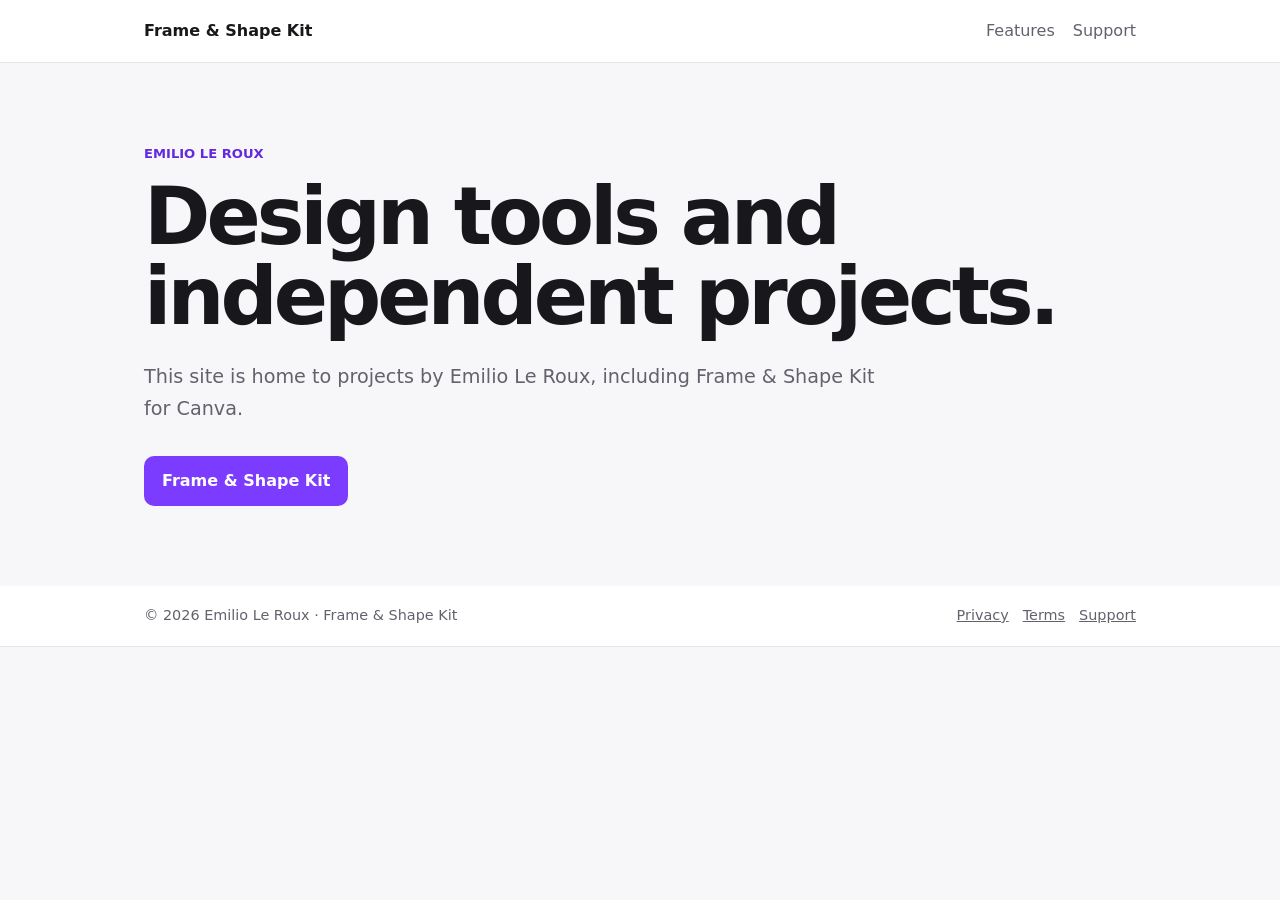
<file: index.html>
<!doctype html><html lang="en"><head><meta charset="utf-8"><meta name="viewport" content="width=device-width,initial-scale=1"><title>Emilio Le Roux</title><meta name="description" content="Frame & Shape Kit for Canva"><link rel="stylesheet" href="/assets/css/styles.css"></head><body><header class="site-header"><nav class="nav"><a class="brand" href="/frame-shape-kit/">Frame &amp; Shape Kit</a><div class="nav-links"><a href="/frame-shape-kit/#features">Features</a><a href="/frame-shape-kit/support/">Support</a></div></nav></header><main><section class="hero"><div class="eyebrow">Emilio Le Roux</div><h1>Design tools and independent projects.</h1><p>This site is home to projects by Emilio Le Roux, including Frame &amp; Shape Kit for Canva.</p><a class="button" href="/frame-shape-kit/">Frame &amp; Shape Kit</a></section></main><footer><div class="footer"><span>© 2026 Emilio Le Roux · Frame &amp; Shape Kit</span><span><a href="/frame-shape-kit/privacy/">Privacy</a><a href="/frame-shape-kit/terms/">Terms</a><a href="/frame-shape-kit/support/">Support</a></span></div></footer></body></html>
</file>
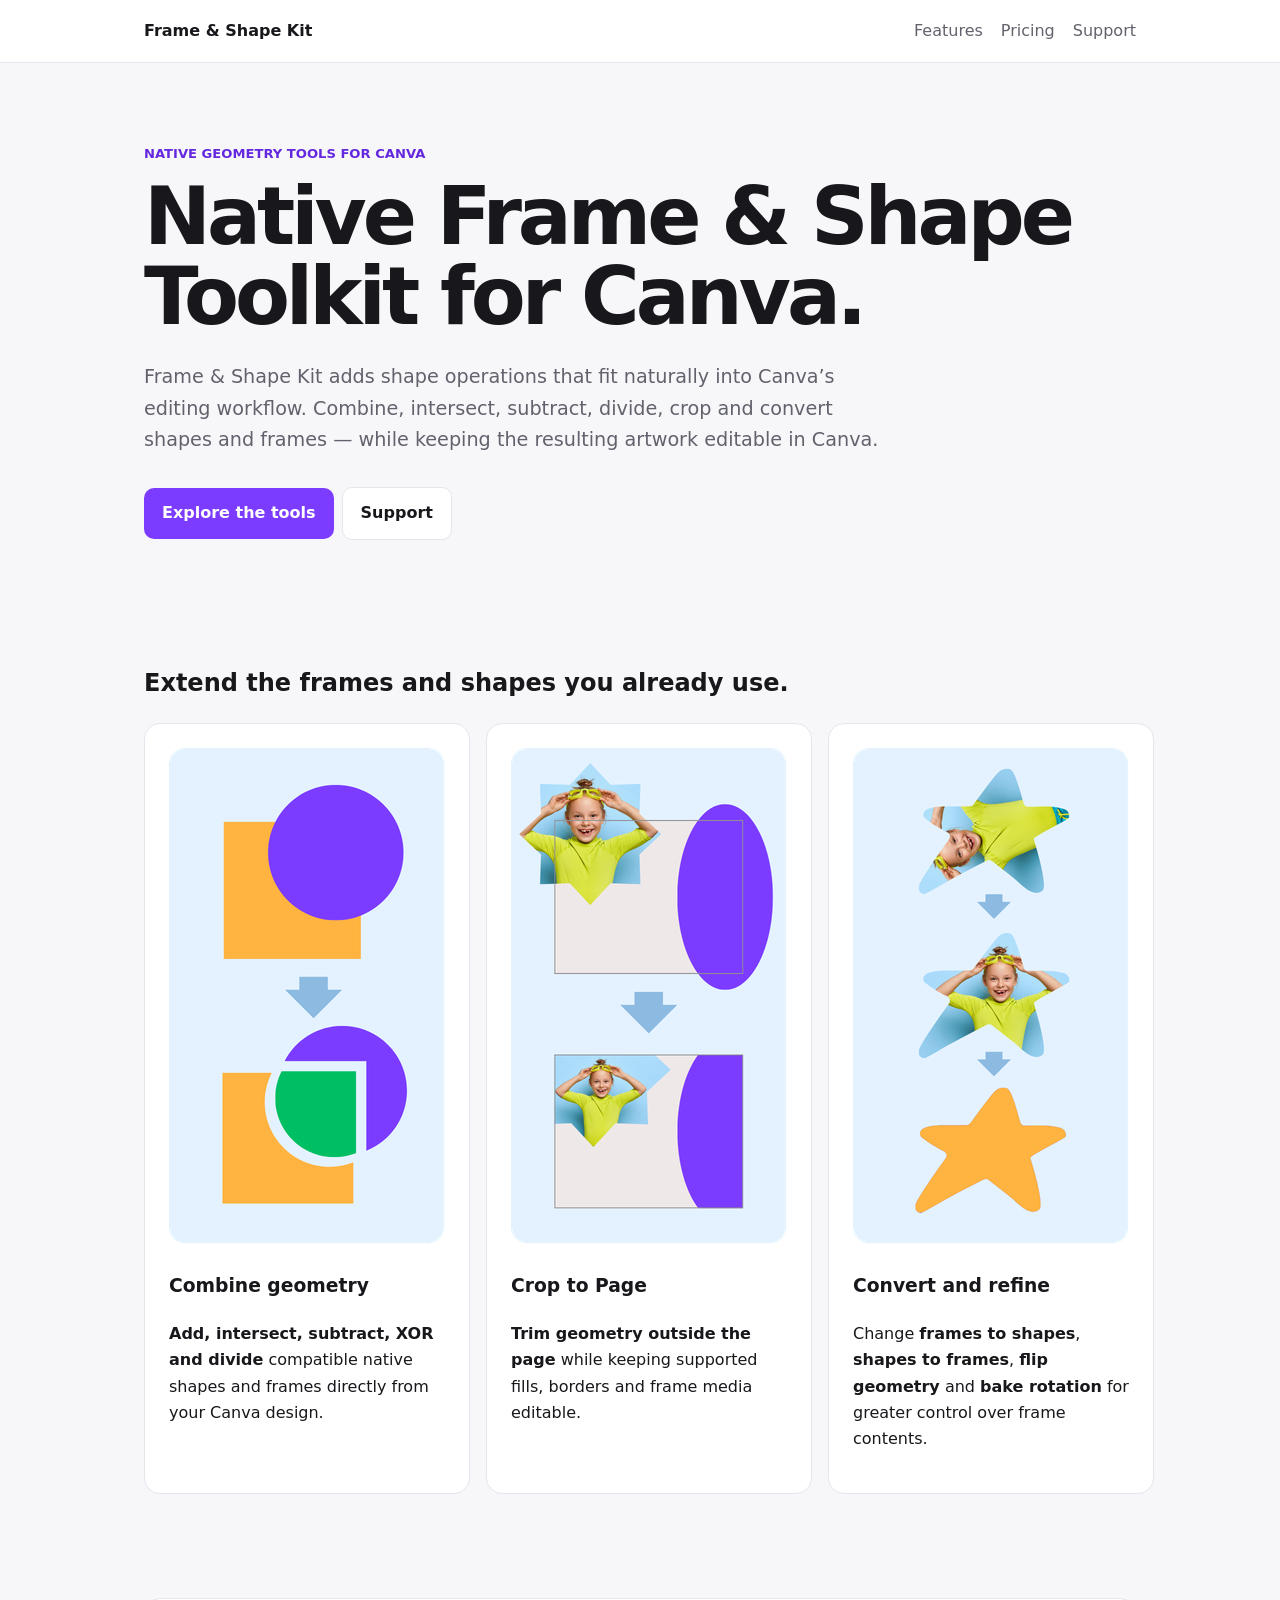
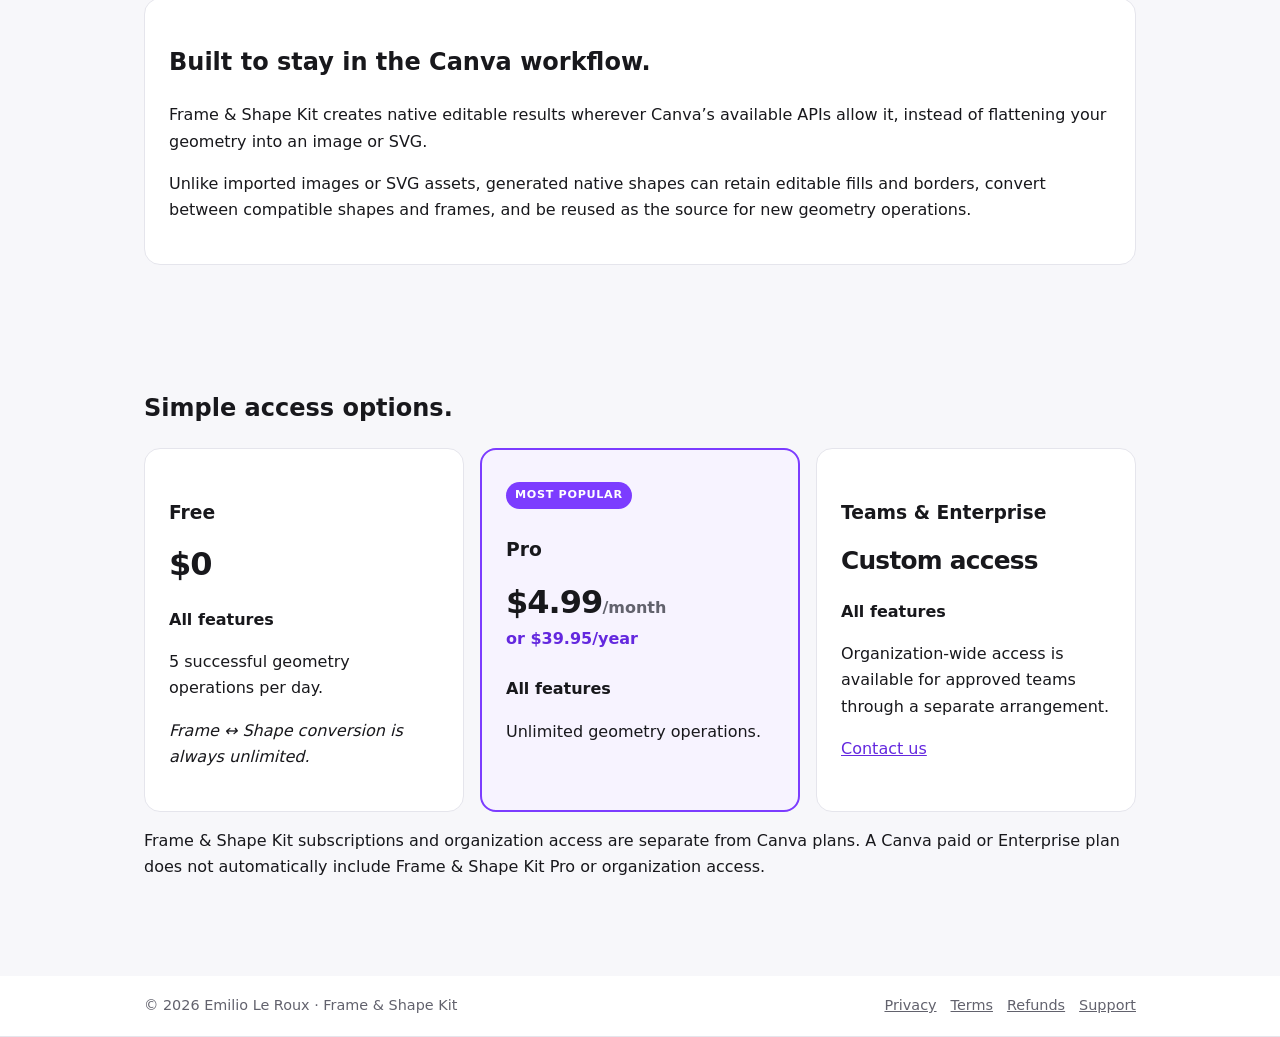
<file: frame-shape-kit/index.html>
<!doctype html>
<html lang="en">

<head>
    <meta charset="utf-8">
    <meta name="viewport" content="width=device-width,initial-scale=1">
    <title>Frame & Shape Kit — Native geometry toolkit for Canva</title>
    <meta name="description" content="Frame & Shape Kit for Canva">
    <link rel="stylesheet" href="/assets/css/styles.css">
</head>

<body>
    <header class="site-header">
        <nav class="nav"><a class="brand" href="/frame-shape-kit/">Frame &amp; Shape Kit</a>
            <div class="nav-links">
                <a href="/frame-shape-kit/#features">Features</a>
                <a href="/frame-shape-kit/#pricing">Pricing</a>
                <a href="/frame-shape-kit/support/">Support</a>
            </div>
        </nav>
    </header>
    <main>
        <section class="hero">
            <div class="eyebrow">Native geometry tools for Canva</div>
            <h1>Native Frame & Shape Toolkit for Canva.</h1>
            <p>Frame &amp; Shape Kit adds shape operations that fit naturally into Canva’s editing workflow. Combine,
                intersect, subtract, divide, crop and convert shapes and frames — while keeping the resulting artwork
                editable in Canva.</p><a class="button" href="#features">Explore the tools</a><a
                class="button secondary" href="/frame-shape-kit/support/">Support</a>
        </section>
        <section class="section" id="features">
            <h2>Extend the frames and shapes you already use.</h2>
            <div class="grid">
                <div class="card">
                    <img class="feature-image" src="/frame-shape-kit/images/card1.png"
                        alt="Example of combining overlapping native shapes in Canva">
                    <h3>Combine geometry</h3>
                    <p><b>Add, intersect, subtract, XOR and divide</b> compatible native shapes and frames directly from
                        your Canva design.</p>
                </div>

                <div class="card">
                    <img class="feature-image" src="/frame-shape-kit/images/card2.png"
                        alt="Example of cropping shapes and frame media to the Canva page">
                    <h3>Crop to Page</h3>
                    <p><b>Trim geometry outside the page</b> while keeping supported fills, borders and frame media
                        editable.</p>
                </div>

                <div class="card">
                    <img class="feature-image" src="/frame-shape-kit/images/card3.png"
                        alt="Example of converting a Canva frame into an editable native shape">
                    <h3>Convert and refine</h3>
                    <p>Change <b>frames to shapes</b>, <b>shapes to frames</b>, <b>flip geometry</b> and <b>bake rotation</b> for greater
                        control over frame contents.</p>
                </div>
            </div>
        </section>
        <section class="section">
            <div class="card">
                <h2>Built to stay in the Canva workflow.</h2>
                <p>Frame &amp; Shape Kit creates native editable results wherever Canva’s available APIs allow it,
                    instead of flattening your geometry into an image or SVG.</p>
                <p>Unlike imported images or SVG assets, generated native shapes can retain editable fills and borders,
                    convert between compatible shapes and frames, and be reused as the source for new geometry
                    operations.</p>
            </div>
        </section>


        <section class="section" id="pricing">
            <h2>Simple access options.</h2>
            <div class="grid">
                <div class="card pricing-card">
                    <h3>Free</h3>
                    <p class="price">$0</p>
                    <p class="plan-feature"><strong>All features</strong></p>
                    <p>5 successful geometry operations per day.</p>
                    <p><i>Frame ↔ Shape conversion is always unlimited.</i></p>
                </div>

                <div class="card pricing-card pricing-card-pro">
                    <div class="plan-label">MOST POPULAR</div>
                    <h3>Pro</h3>
                    <p class="price">$4.99<span>/month</span></p>
                    <p class="yearly-price">or $39.95/year</p>
                    <p class="plan-feature"><strong>All features</strong></p>
                    <p>Unlimited geometry operations.</p>
                </div>

                <div class="card pricing-card">
                    <h3>Teams &amp; Enterprise</h3>
                    <p class="price price-custom">Custom access</p>
                    <p class="plan-feature"><strong>All features</strong></p>
                    <p>Organization-wide access is available for approved teams through a separate arrangement.</p>
                    <p><a href="mailto:frameshapekit@gmail.com">Contact us</a></p>
                </div>
            </div>

            <p>
                Frame &amp; Shape Kit subscriptions and organization access are separate
                from Canva plans. A Canva paid or Enterprise plan does not automatically
                include Frame &amp; Shape Kit Pro or organization access.
            </p>
        </section>

    </main>




    <footer>
        <div class="footer"><span>© 2026 Emilio Le Roux · Frame &amp; Shape Kit</span><span><a
                    href="/frame-shape-kit/privacy/">Privacy</a><a href="/frame-shape-kit/terms/">Terms</a><a
                    href="/frame-shape-kit/refunds/">Refunds</a><a href="/frame-shape-kit/support/">Support</a></span>
        </div>
    </footer>
</body>

</html>
</file>
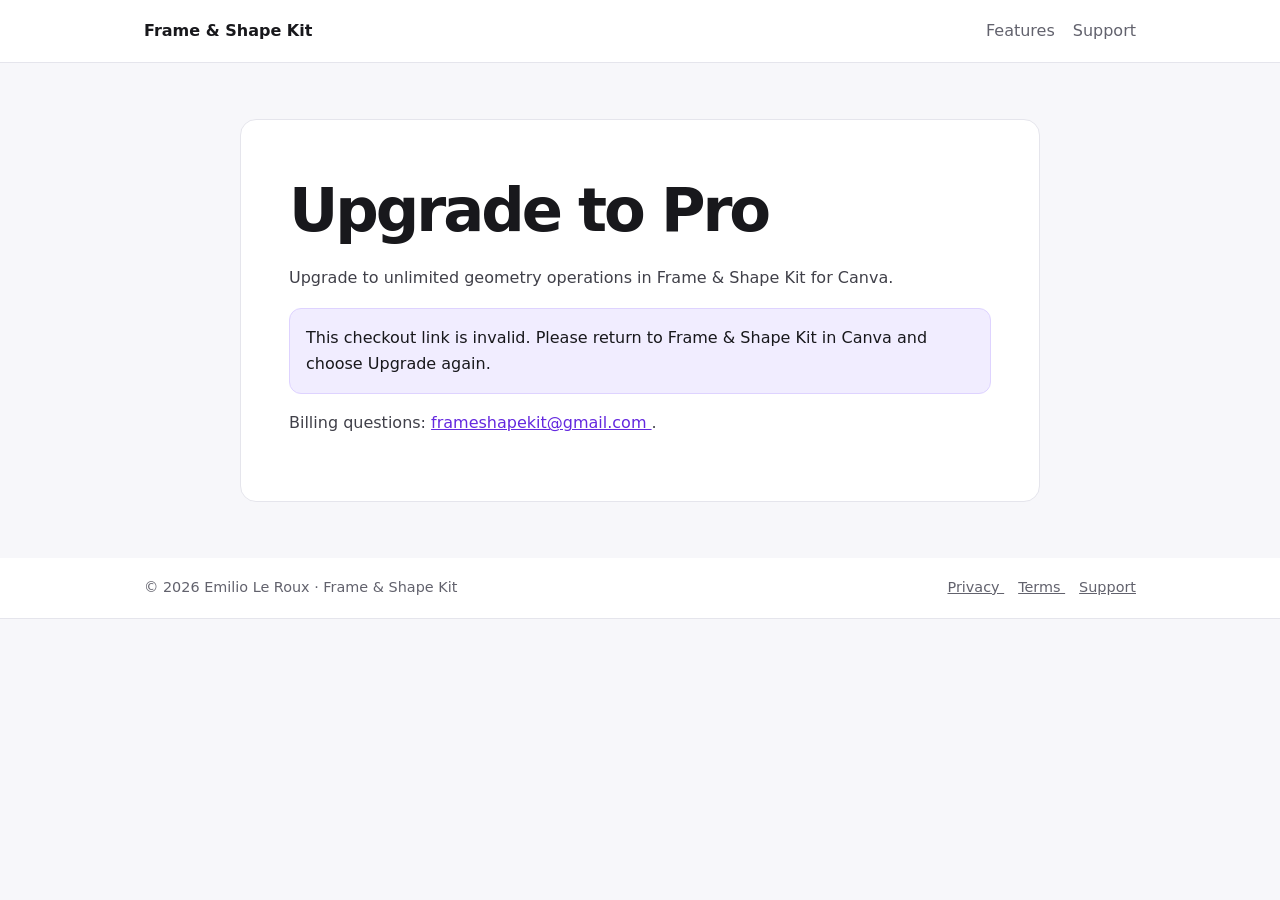
<file: frame-shape-kit/checkout/index.html>
<!doctype html>
<html lang="en">
<head>
  <meta charset="utf-8">
  <meta name="viewport" content="width=device-width,initial-scale=1">

  <title>Upgrade — Frame & Shape Kit</title>

  <meta
    name="description"
    content="Frame & Shape Kit for Canva"
  >

  <link
    rel="stylesheet"
    href="/assets/css/styles.css"
  >
</head>

<body>

<header class="site-header">
  <nav class="nav">
    <a
      class="brand"
      href="/frame-shape-kit/"
    >
      Frame &amp; Shape Kit
    </a>

    <div class="nav-links">
      <a href="/frame-shape-kit/#features">
        Features
      </a>

      <a href="/frame-shape-kit/support/">
        Support
      </a>
    </div>
  </nav>
</header>

<main>
  <article class="document">

    <h1>Upgrade to Pro</h1>

    <p>
      Upgrade to unlimited geometry operations
      in Frame &amp; Shape Kit for Canva.
    </p>

    <div
      id="checkout-status"
      class="note"
    >
      Validating your checkout session…
    </div>

    <div
      id="checkout-ready"
      hidden
    >
      <p>
        Choose your Pro plan:
      </p>

      <div
        style="
          display:grid;
          gap:12px;
          margin:20px 0;
        "
      >

        <button
          id="monthly-button"
          type="button"
          style="
            padding:14px 16px;
            cursor:pointer;
          "
        >
          Monthly — $4.99 / month
        </button>

        <button
          id="yearly-button"
          type="button"
          style="
            padding:14px 16px;
            cursor:pointer;
          "
        >
          Yearly — $39.95 / year · Save 33%
        </button>

      </div>

      <p
        id="purchase-status"
        class="note"
        hidden
      ></p>

      <!-- Team requests are available only after checkout-session validation. -->
      <section style="margin-top:30px;padding-top:20px;border-top:1px solid #ddd;">
        <p style="margin-bottom:6px;"><strong>Team &amp; Organization Access</strong></p>
        <p style="margin-top:0;font-size:0.95em;">
          Have an invitation, or interested in access for your team, organization, or nonprofit?
        </p>
        <button type="button" id="team-request-toggle" aria-expanded="false" aria-controls="team-request-panel"
          style="background:none;border:0;padding:0;text-decoration:underline;cursor:pointer;font:inherit;">
          Request team access →
        </button>

        <div id="team-request-panel" hidden style="margin-top:18px;">
          <p style="font-size:0.9em;">
            Your request is associated with the Canva workspace where you clicked Upgrade.
            Requests are reviewed individually; access is not granted automatically.
          </p>
          <form id="team-request-form" style="display:grid;gap:12px;max-width:480px;">
            <label for="team-organization">Organization or team name</label>
            <input id="team-organization" name="organizationName" required minlength="2" maxlength="150" autocomplete="organization" style="padding:10px;" />
            <label for="team-email">Contact email</label>
            <input id="team-email" name="contactEmail" type="email" required maxlength="254" autocomplete="email" style="padding:10px;" />
            <label for="team-type">Organization type</label>
            <select id="team-type" name="organizationType" required style="padding:10px;">
              <option value="">Choose an option</option>
              <option value="business">Business</option>
              <option value="agency">Agency</option>
              <option value="nonprofit">Nonprofit</option>
              <option value="education">Education</option>
              <option value="other">Other</option>
            </select>
            <label for="team-message">Message (optional)</label>
            <textarea id="team-message" name="message" maxlength="1500" rows="3" style="padding:10px;"
              placeholder="Tell us about your team, invitation, or licensing needs."></textarea>
            <button id="team-submit" type="submit" style="padding:12px;cursor:pointer;">Send access request</button>
          </form>
          <p id="team-request-status" class="note" role="status" aria-live="polite" hidden></p>
        </div>
      </section>
    </div>


    <script>

      const VALIDATE_URL =
        "https://gxrwqwdikumyqkbxipao.supabase.co/functions/v1/validate-checkout-session";

      const STRIPE_CHECKOUT_URL =
        "https://gxrwqwdikumyqkbxipao.supabase.co/functions/v1/create-stripe-checkout";

      const BILLING_PROVIDER = "stripe";

      const PADDLE_CHECKOUT_URL =
        "https://gxrwqwdikumyqkbxipao.supabase.co/functions/v1/create-paddle-checkout";

      const TEAM_REQUEST_URL =
        "https://gxrwqwdikumyqkbxipao.supabase.co/functions/v1/request-team-access";

      const teamToggle = document.getElementById("team-request-toggle");
      const teamPanel = document.getElementById("team-request-panel");
      teamToggle.addEventListener("click", () => {
        const opening = teamPanel.hidden;
        teamPanel.hidden = !opening;
        teamToggle.setAttribute("aria-expanded", String(opening));
      });

      document.getElementById("team-request-form").addEventListener("submit", async (event) => {
        event.preventDefault();
        const form = event.currentTarget;
        if (!form.reportValidity()) return;
        const submit = document.getElementById("team-submit");
        const status = document.getElementById("team-request-status");
        const session = new URLSearchParams(window.location.search).get("session");
        status.hidden = false;
        status.textContent = "Sending your request…";
        submit.disabled = true;
        try {
          const response = await fetch(TEAM_REQUEST_URL, {
            method: "POST",
            headers: { "Content-Type": "application/json" },
            body: JSON.stringify({
              session,
              organizationName: form.elements.organizationName.value.trim(),
              contactEmail: form.elements.contactEmail.value.trim(),
              organizationType: form.elements.organizationType.value,
              message: form.elements.message.value.trim(),
            }),
          });
          const data = await response.json();
          if (!response.ok || !data.ok) {
            status.textContent = data.error || "We couldn't submit your request. Please try again.";
            return;
          }
          status.textContent = data.alreadyPending
            ? "A request for this Canva workspace is already pending review."
            : "Request received! We'll review it and contact you by email.";
          form.hidden = true;
        } catch (error) {
          console.error("Team access request failed:", error);
          status.textContent = "We couldn't send your request. Please try again.";
        } finally {
          submit.disabled = false;
        }
      });


      // -----------------------------------------------------
      // Validate temporary Frame & Shape Kit checkout session
      // -----------------------------------------------------

      async function validateCheckoutSession() {

        const status =
          document.getElementById(
            "checkout-status"
          );

        const ready =
          document.getElementById(
            "checkout-ready"
          );

        const session =
          new URLSearchParams(
            window.location.search
          ).get("session");


        if (!session) {

          status.textContent =
            "This checkout link is invalid. " +
            "Please return to Frame & Shape Kit " +
            "in Canva and choose Upgrade again.";

          return;
        }


        try {

          const response =
            await fetch(
              VALIDATE_URL,
              {
                method: "POST",

                headers: {
                  "Content-Type":
                    "application/json",
                },

                body: JSON.stringify({
                  session,
                }),
              }
            );


          const data =
            await response.json();


          if (
            !response.ok ||
            !data.valid
          ) {

            status.textContent =
              data.error ===
              "Checkout session has expired"

                ? "This checkout link has expired. " +
                  "Please return to Frame & Shape Kit " +
                  "in Canva and choose Upgrade again."

                : "This checkout link is invalid. " +
                  "Please return to Frame & Shape Kit " +
                  "in Canva and choose Upgrade again.";

            return;
          }


          status.hidden = true;
          ready.hidden = false;


          document
            .getElementById(
              "monthly-button"
            )
            .addEventListener(
              "click",
              () => {
                startCheckout(
                  "month"
                );
              }
            );


          document
            .getElementById(
              "yearly-button"
            )
            .addEventListener(
              "click",
              () => {
                startCheckout(
                  "year"
                );
              }
            );

        }
        catch (error) {

          console.error(
            "Checkout session validation failed:",
            error
          );

          status.textContent =
            "We couldn't validate this checkout session. " +
            "Please try again.";
        }
      }


      // -----------------------------------------------------
      // Ask Supabase to create Stripe Checkout Session
      // -----------------------------------------------------

      async function startCheckout(
        interval
      ) {

        const purchaseStatus =
          document.getElementById(
            "purchase-status"
          );

        const monthlyButton =
          document.getElementById(
            "monthly-button"
          );

        const yearlyButton =
          document.getElementById(
            "yearly-button"
          );

        const session =
          new URLSearchParams(
            window.location.search
          ).get("session");


        purchaseStatus.hidden = false;

        purchaseStatus.textContent =
          "Preparing secure checkout…";


        monthlyButton.disabled = true;
        yearlyButton.disabled = true;


        try {

          const response =
            await fetch(
              BILLING_PROVIDER === "paddle"
                ? PADDLE_CHECKOUT_URL
                : STRIPE_CHECKOUT_URL,
              {
                method: "POST",

                headers: {
                  "Content-Type":
                    "application/json",
                },

                body: JSON.stringify({
                  session,
                  interval,
                }),
              }
            );


          const data =
            await response.json();


          if (
            !response.ok ||
            !data.ok ||
            !data.checkoutUrl
          ) {

            if (
              data.error ===
              "Checkout session has expired"
            ) {

              purchaseStatus.textContent =
                "This checkout link has expired. " +
                "Please return to Frame & Shape Kit " +
                "in Canva and choose Upgrade again.";

            }
            else if (
              data.error ===
              "Checkout session has already been used"
            ) {

              purchaseStatus.textContent =
                "This checkout link has already been used. " +
                "Please return to Frame & Shape Kit " +
                "in Canva and choose Upgrade again.";

            }
            else if (
              data.error ===
              "Subscription already active"
            ) {

              purchaseStatus.textContent =
                "You already have an active " +
                "Frame & Shape Kit Pro subscription.";

            }
            else {

              purchaseStatus.textContent =
                "We couldn't prepare this checkout. " +
                "Please return to Canva and try Upgrade again.";
            }

            return;
          }


          // Stripe Checkout is hosted by Stripe.
          window.location.href =
            data.checkoutUrl;

        }
        catch (error) {

          console.error(
            "Stripe checkout preparation failed:",
            error
          );

          purchaseStatus.textContent =
            "We couldn't start the checkout. " +
            "Please try again.";
        }
        finally {

          monthlyButton.disabled = false;
          yearlyButton.disabled = false;
        }
      }


      validateCheckoutSession();

    </script>


    <p>
      Billing questions:
      <a href="mailto:frameshapekit@gmail.com">
        frameshapekit@gmail.com
      </a>.
    </p>

  </article>
</main>


<footer>
  <div class="footer">

    <span>
      © 2026 Emilio Le Roux ·
      Frame &amp; Shape Kit
    </span>

    <span>
      <a href="/frame-shape-kit/privacy/">
        Privacy
      </a>

      <a href="/frame-shape-kit/terms/">
        Terms
      </a>

      <a href="/frame-shape-kit/support/">
        Support
      </a>
    </span>

  </div>
</footer>

</body>
</html>
</file>
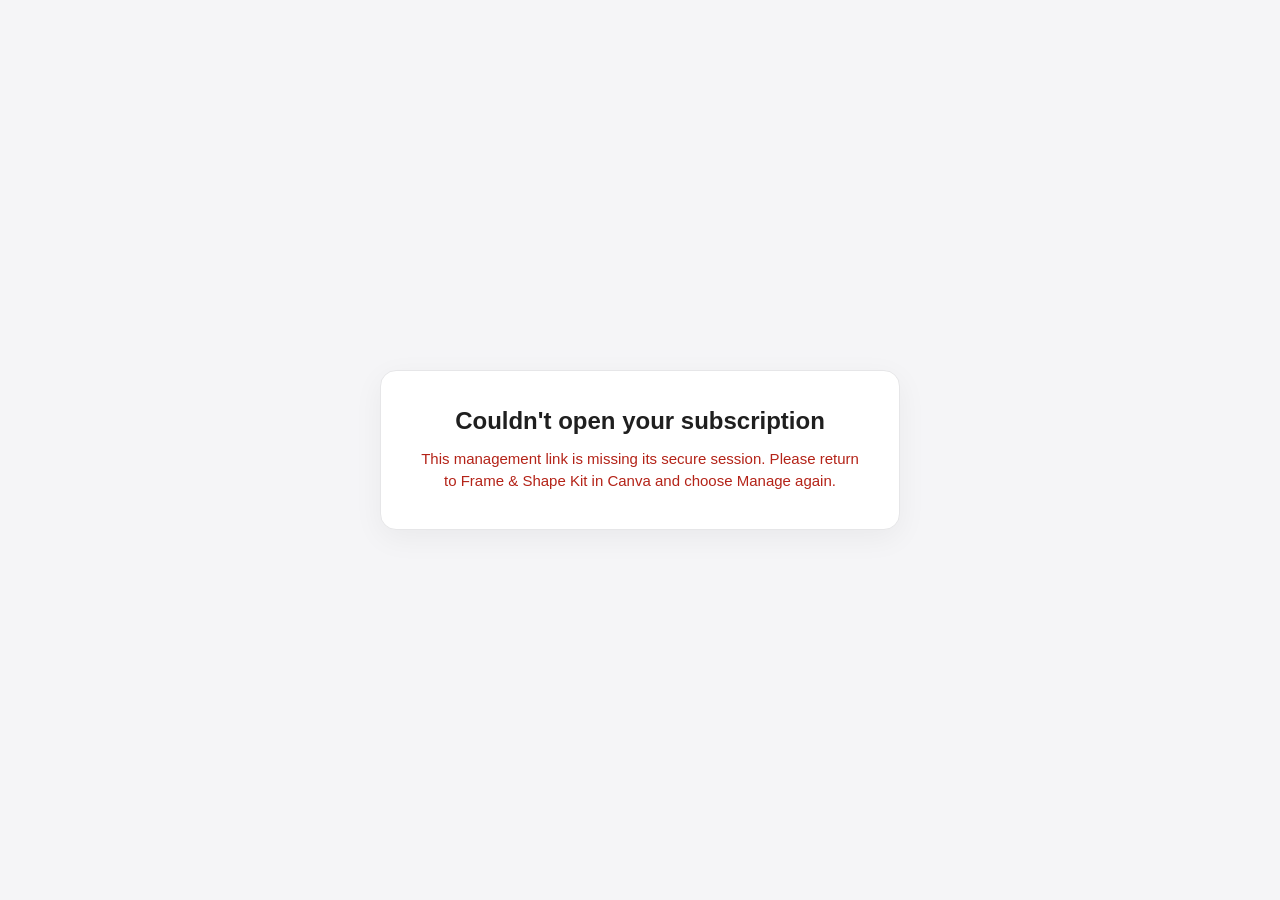
<file: frame-shape-kit/manage/index.html>
<!doctype html>
<html lang="en">
<head>
  <meta charset="utf-8" />
  <meta name="viewport" content="width=device-width, initial-scale=1" />
  <title>Manage subscription · Frame & Shape Kit</title>

  <style>
    * {
      box-sizing: border-box;
    }

    body {
      margin: 0;
      min-height: 100vh;
      display: flex;
      align-items: center;
      justify-content: center;
      padding: 24px;
      background: #f5f5f7;
      color: #1f1f1f;
      font-family:
        -apple-system,
        BlinkMacSystemFont,
        "Segoe UI",
        Roboto,
        Helvetica,
        Arial,
        sans-serif;
    }

    .card {
      width: 100%;
      max-width: 520px;
      padding: 36px;
      background: #ffffff;
      border: 1px solid #e6e6e8;
      border-radius: 16px;
      text-align: center;
      box-shadow: 0 8px 30px rgba(0, 0, 0, 0.05);
    }

    h1 {
      margin: 0 0 12px;
      font-size: 24px;
      line-height: 1.2;
    }

    p {
      margin: 0;
      color: #666;
      font-size: 15px;
      line-height: 1.5;
    }

    .error {
      color: #b42318;
    }

    button {
      margin-top: 22px;
      padding: 10px 18px;
      border: 0;
      border-radius: 8px;
      background: #7d2ae8;
      color: white;
      font: inherit;
      font-weight: 600;
      cursor: pointer;
    }

    button:hover {
      opacity: 0.92;
    }
  </style>
</head>

<body>
  <main class="card">
    <h1 id="title">Opening your subscription…</h1>

    <p id="message">
      Connecting securely to the Frame &amp; Shape Kit billing portal.
    </p>

    <button id="retry" type="button" hidden>
      Try again
    </button>
  </main>

  <script>
    const OPEN_PORTAL_URL =
      "https://gxrwqwdikumyqkbxipao.supabase.co/functions/v1/open-customer-portal";

    const title = document.getElementById("title");
    const message = document.getElementById("message");
    const retry = document.getElementById("retry");

    const params = new URLSearchParams(window.location.search);
    const session = params.get("session");

    async function openPortal() {
      retry.hidden = true;

      title.textContent = "Opening your subscription…";
      message.className = "";
      message.textContent =
        "Connecting securely to the Frame & Shape Kit billing portal.";

      if (!session) {
        showError(
          "This management link is missing its secure session. Please return to Frame & Shape Kit in Canva and choose Manage again.",
          false,
        );
        return;
      }

      try {
        const response = await fetch(OPEN_PORTAL_URL, {
          method: "POST",
          headers: {
            "Content-Type": "application/json",
          },
          body: JSON.stringify({ session }),
        });

        let data = null;

        try {
          data = await response.json();
        } catch {
          // Handled below as an invalid server response.
        }

        if (!response.ok) {
          throw new Error(
            data?.error ||
              "Unable to open your subscription.",
          );
        }

        if (
          !data ||
          typeof data.url !== "string" ||
          !data.url
        ) {
          throw new Error(
            "The billing portal did not return a valid URL.",
          );
        }

        // Remove our temporary token from browser history before leaving.
        window.history.replaceState(
          {},
          document.title,
          window.location.pathname,
        );

        window.location.replace(data.url);
      } catch (error) {
        showError(
          error instanceof Error
            ? error.message
            : "Unable to open your subscription.",
          true,
        );
      }
    }

    function showError(text, allowRetry) {
      title.textContent = "Couldn't open your subscription";
      message.className = "error";
      message.textContent = text;

      retry.hidden = !allowRetry;
    }

    retry.addEventListener("click", openPortal);

    openPortal();
  </script>
</body>
</html>
</file>
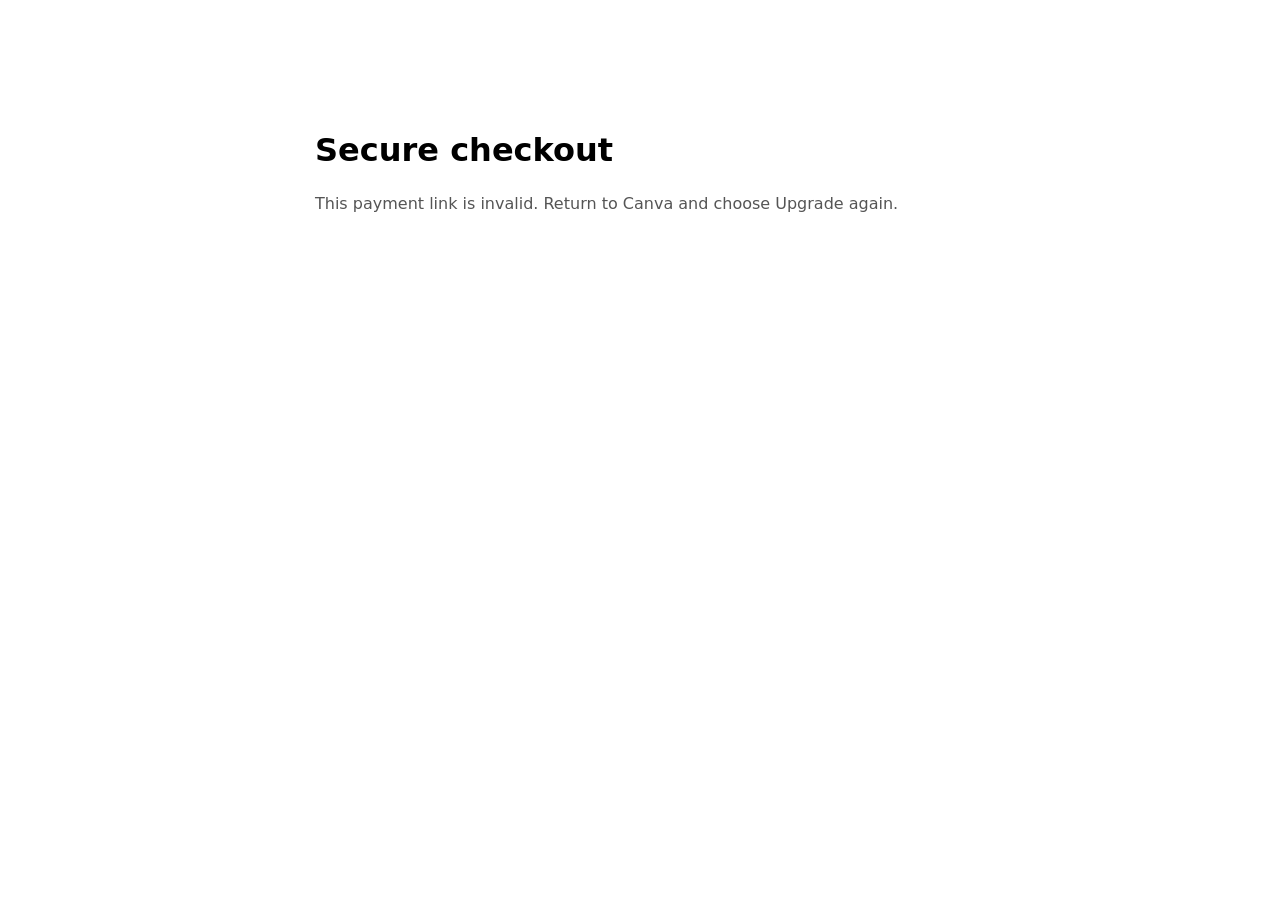
<file: frame-shape-kit/paddle-checkout/index.html>
<!doctype html>
<html lang="en">
<head>
  <meta charset="utf-8">
  <meta name="viewport" content="width=device-width, initial-scale=1">
  <title>Secure Paddle Checkout — Frame & Shape Kit</title>
  <script src="https://cdn.paddle.com/paddle/v2/paddle.js"></script>
  <style>
    body { font: 16px system-ui, sans-serif; max-width: 650px; margin: 10vh auto; padding: 20px; }
    .note { color: #555; line-height: 1.6; }
  </style>
</head>
<body>
  <h1>Secure checkout</h1>
  <p id="status" class="note">Verifying Paddle checkout…</p>
  <script>
    const PADDLE_CLIENT_TOKEN = "test_398be86c1728ae6e232a4af3a78";
    const CHECK_URL = "https://gxrwqwdikumyqkbxipao.supabase.co/functions/v1/check-paddle-checkout";
    const status = document.getElementById("status");
    const transactionId = new URLSearchParams(location.search).get("_ptxn");
    const CHECK_EVERY_MS = 10000;
    let expectedInterval = null;
    let stopped = false;
    let checking = false;
    let failures = 0;
    let timer = null;

    async function verify() {
      const response = await fetch(CHECK_URL, {
        method: "POST",
        headers: { "Content-Type": "application/json" },
        body: JSON.stringify({ transactionId }),
        cache: "no-store",
        signal: AbortSignal.timeout(12000),
      });
      if (!response.ok) throw new Error(`Verification failed (${response.status})`);
      const data = await response.json();
      if (!data.ok || !["month", "year"].includes(data.interval)) {
        throw new Error("Invalid verification response");
      }
      return data;
    }

    function stop(message) {
      if (stopped) return;
      stopped = true;
      if (timer) clearInterval(timer);
      try { Paddle.Checkout.close(); } catch (error) { console.warn("Unable to close checkout", error); }
      status.textContent = message;
    }

    async function recheck() {
      if (stopped || checking) return;
      checking = true;
      try {
        const result = await verify();
        failures = 0;
        if (result.interval !== expectedInterval) {
          stop("Your subscription plan changed in another checkout window. Return to Canva and open Upgrade again to see the correct price.");
        } else if (!["draft", "ready"].includes(result.status)) {
          stop("This checkout is no longer available. Return to Canva to check your subscription or open Upgrade again.");
        }
      } catch (error) {
        console.error("Checkout verification error", error);
        failures += 1;
        if (failures >= 2) {
          stop("We couldn't verify your checkout. Return to Canva and open Upgrade again before paying.");
        }
      } finally {
        checking = false;
      }
    }

    async function start() {
      if (!/^txn_[a-zA-Z0-9]+$/.test(transactionId || "")) {
        status.textContent = "This payment link is invalid. Return to Canva and choose Upgrade again.";
        return;
      }
      try {
        const initial = await verify();
        if (!["draft", "ready"].includes(initial.status)) {
          status.textContent = "This checkout is no longer available. Return to Canva to check your subscription.";
          return;
        }
        expectedInterval = initial.interval;
        Paddle.Environment.set("sandbox");
        Paddle.Initialize({
          token: PADDLE_CLIENT_TOKEN,
          eventCallback: (event) => {
            if (event.name === "checkout.completed") {
              stopped = true;
              if (timer) clearInterval(timer);
            }
          },
          checkout: {
            settings: {
              displayMode: "overlay",
              theme: "light",
              successUrl: "https://emilioleroux.github.io/frame-shape-kit/success/?provider=paddle"
            }
          }
        });
        status.textContent = "Paddle checkout is open. If you change plans in another tab, this page will ask you to reopen checkout.";
        Paddle.Checkout.open({ transactionId });
        timer = setInterval(recheck, CHECK_EVERY_MS);
        document.addEventListener("visibilitychange", () => {
          if (!document.hidden) recheck();
        });
      } catch (error) {
        console.error("Unable to initialize Paddle checkout", error);
        status.textContent = "Unable to verify or open checkout. Please return to Canva and try again.";
      }
    }
    start();
  </script>
</body>
</html>
</file>
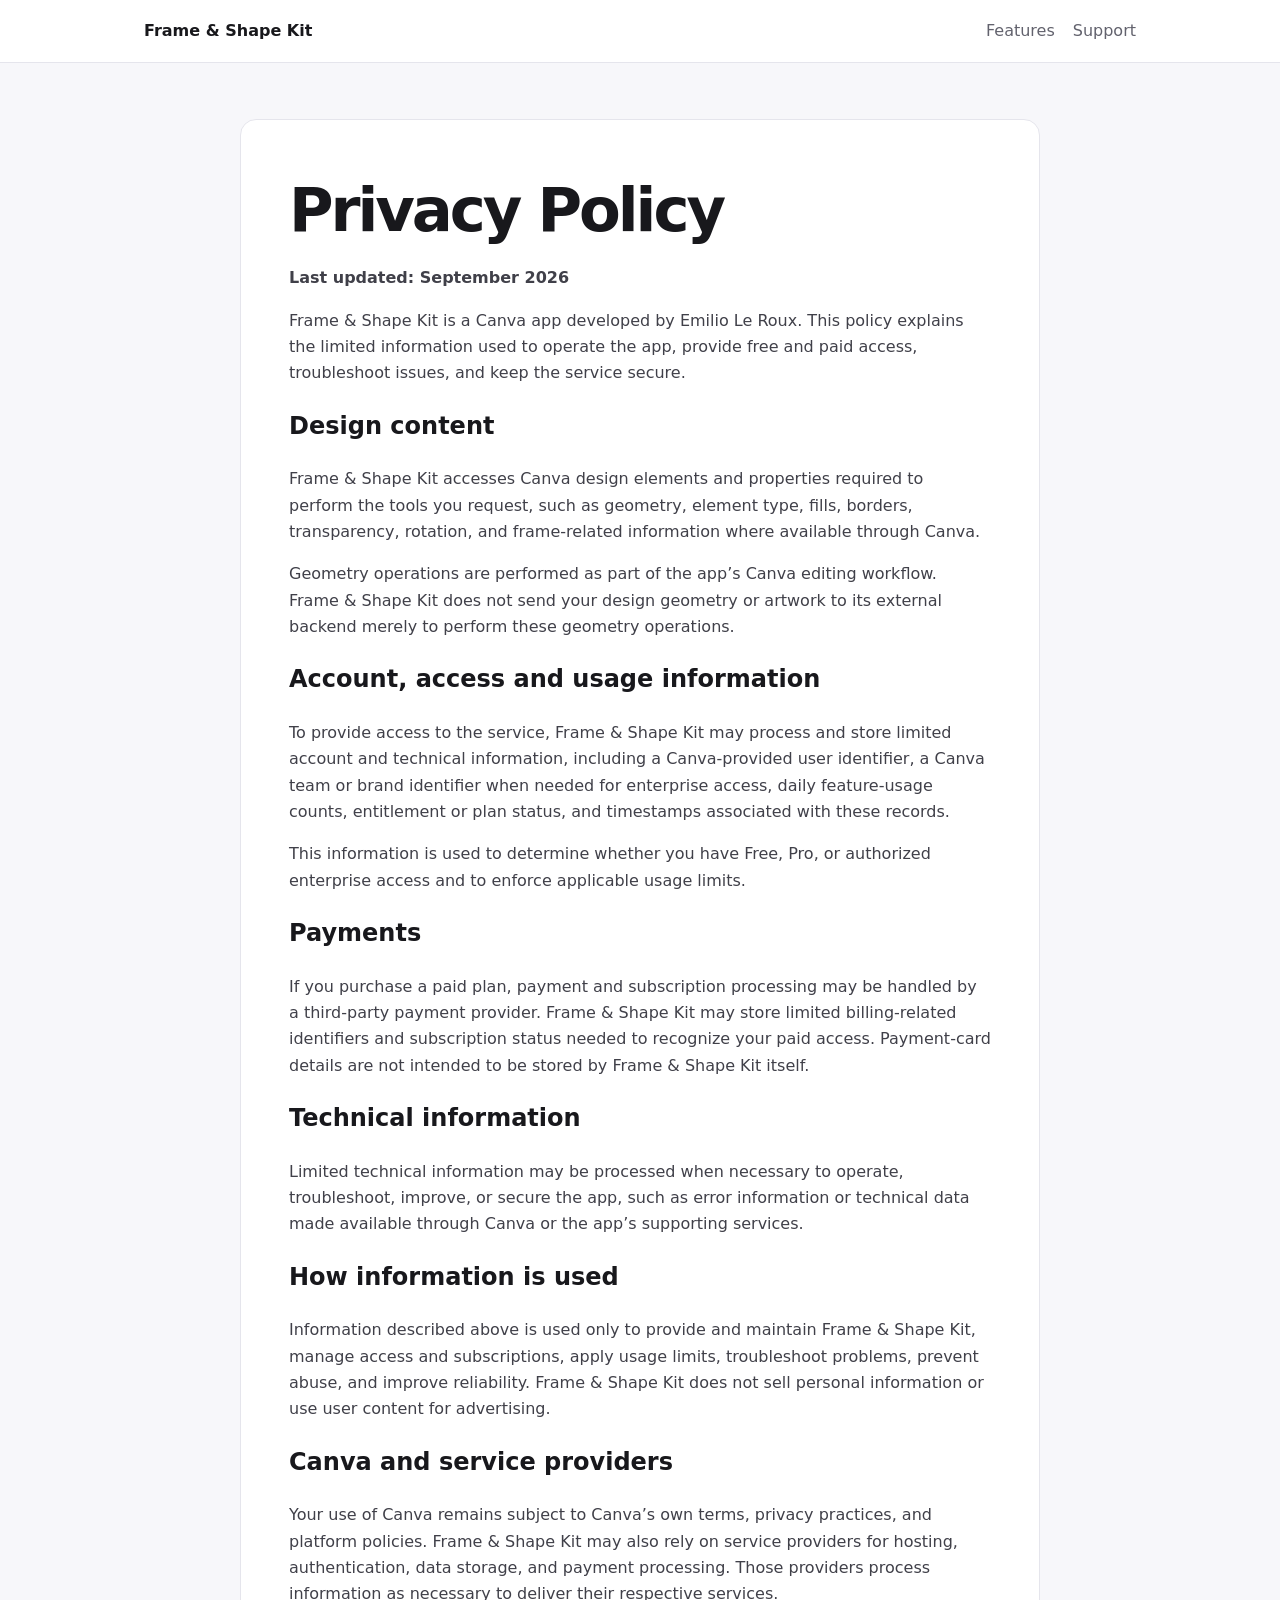
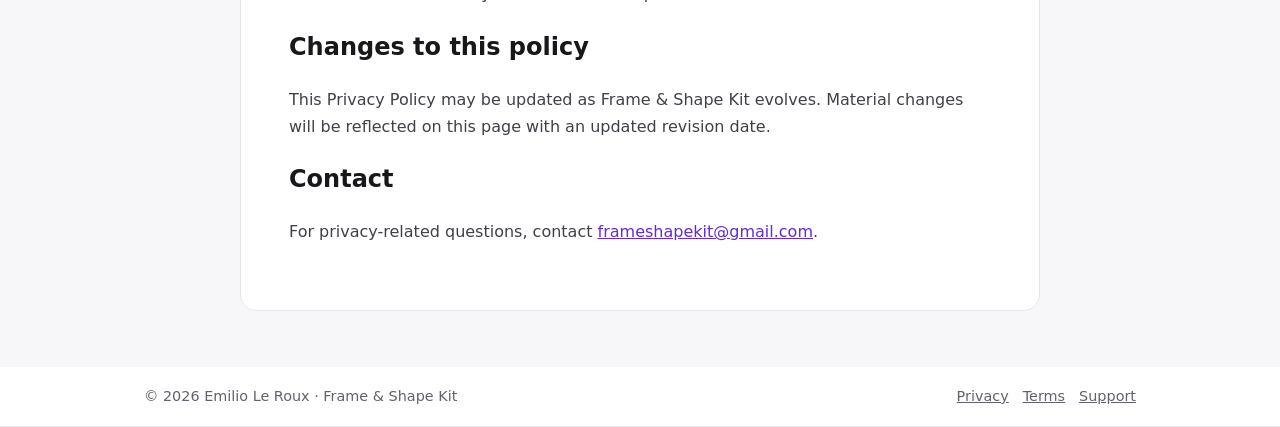
<file: frame-shape-kit/privacy/index.html>
<!doctype html><html lang="en"><head><meta charset="utf-8"><meta name="viewport" content="width=device-width,initial-scale=1"><title>Privacy Policy — Frame & Shape Kit</title><meta name="description" content="Frame & Shape Kit for Canva"><link rel="stylesheet" href="/assets/css/styles.css"></head><body><header class="site-header"><nav class="nav"><a class="brand" href="/frame-shape-kit/">Frame &amp; Shape Kit</a><div class="nav-links"><a href="/frame-shape-kit/#features">Features</a><a href="/frame-shape-kit/support/">Support</a></div></nav></header><main><article class="document"><h1>Privacy Policy</h1><p><strong>Last updated: September 2026</strong></p><p>Frame &amp; Shape Kit is a Canva app developed by Emilio Le Roux. This policy explains the limited information used to operate the app, provide free and paid access, troubleshoot issues, and keep the service secure.</p><h2>Design content</h2><p>Frame &amp; Shape Kit accesses Canva design elements and properties required to perform the tools you request, such as geometry, element type, fills, borders, transparency, rotation, and frame-related information where available through Canva.</p><p>Geometry operations are performed as part of the app’s Canva editing workflow. Frame &amp; Shape Kit does not send your design geometry or artwork to its external backend merely to perform these geometry operations.</p><h2>Account, access and usage information</h2><p>To provide access to the service, Frame &amp; Shape Kit may process and store limited account and technical information, including a Canva-provided user identifier, a Canva team or brand identifier when needed for enterprise access, daily feature-usage counts, entitlement or plan status, and timestamps associated with these records.</p><p>This information is used to determine whether you have Free, Pro, or authorized enterprise access and to enforce applicable usage limits.</p><h2>Payments</h2><p>If you purchase a paid plan, payment and subscription processing may be handled by a third-party payment provider. Frame &amp; Shape Kit may store limited billing-related identifiers and subscription status needed to recognize your paid access. Payment-card details are not intended to be stored by Frame &amp; Shape Kit itself.</p><h2>Technical information</h2><p>Limited technical information may be processed when necessary to operate, troubleshoot, improve, or secure the app, such as error information or technical data made available through Canva or the app’s supporting services.</p><h2>How information is used</h2><p>Information described above is used only to provide and maintain Frame &amp; Shape Kit, manage access and subscriptions, apply usage limits, troubleshoot problems, prevent abuse, and improve reliability. Frame &amp; Shape Kit does not sell personal information or use user content for advertising.</p><h2>Canva and service providers</h2><p>Your use of Canva remains subject to Canva’s own terms, privacy practices, and platform policies. Frame &amp; Shape Kit may also rely on service providers for hosting, authentication, data storage, and payment processing. Those providers process information as necessary to deliver their respective services.</p><h2>Changes to this policy</h2><p>This Privacy Policy may be updated as Frame &amp; Shape Kit evolves. Material changes will be reflected on this page with an updated revision date.</p><h2>Contact</h2><p>For privacy-related questions, contact <a href="mailto:frameshapekit@gmail.com">frameshapekit@gmail.com</a>.</p></article></main><footer><div class="footer"><span>© 2026 Emilio Le Roux · Frame &amp; Shape Kit</span><span><a href="/frame-shape-kit/privacy/">Privacy</a><a href="/frame-shape-kit/terms/">Terms</a><a href="/frame-shape-kit/support/">Support</a></span></div></footer></body></html>
</file>
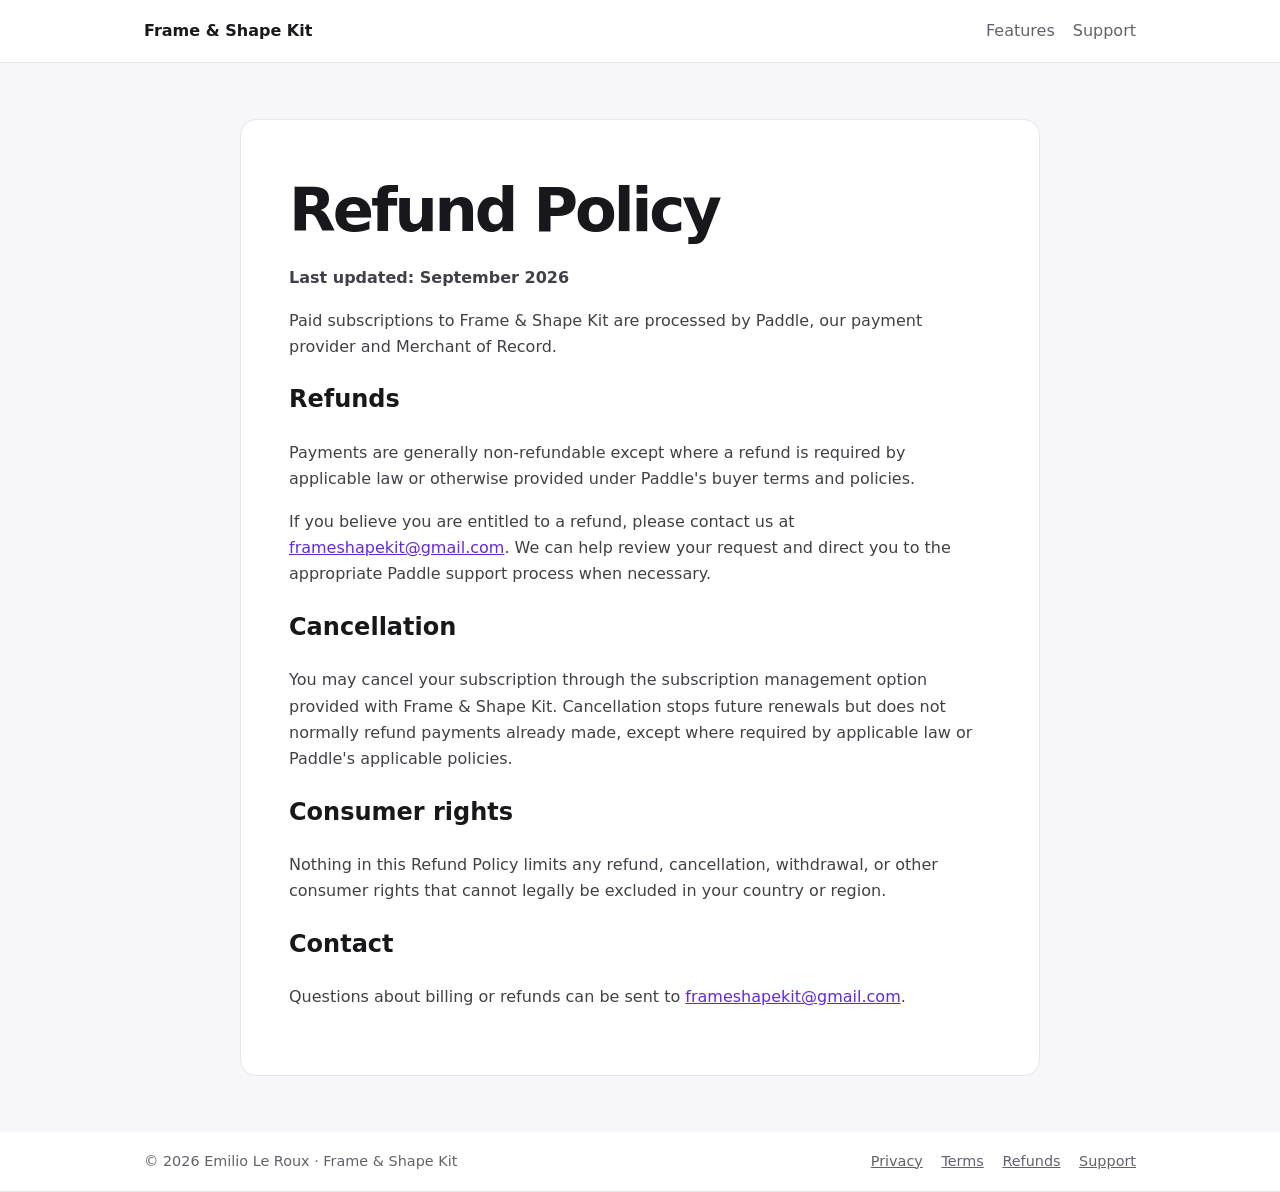
<file: frame-shape-kit/refunds/index.html>
<!doctype html>
<html lang="en">
<head>
  <meta charset="utf-8">
  <meta name="viewport" content="width=device-width,initial-scale=1">
  <title>Refund Policy — Frame & Shape Kit</title>
  <meta name="description" content="Refund Policy for Frame & Shape Kit for Canva">
  <link rel="stylesheet" href="/assets/css/styles.css">
</head>

<body>
  <header class="site-header">
    <nav class="nav">
      <a class="brand" href="/frame-shape-kit/">Frame &amp; Shape Kit</a>
      <div class="nav-links">
        <a href="/frame-shape-kit/#features">Features</a>
        <a href="/frame-shape-kit/support/">Support</a>
      </div>
    </nav>
  </header>

  <main>
    <article class="document">
      <h1>Refund Policy</h1>

      <p><strong>Last updated: September 2026</strong></p>

      <p>
        Paid subscriptions to Frame &amp; Shape Kit are processed by Paddle,
        our payment provider and Merchant of Record.
      </p>

      <h2>Refunds</h2>

      <p>
        Payments are generally non-refundable except where a refund is required
        by applicable law or otherwise provided under Paddle's buyer terms and
        policies.
      </p>

      <p>
        If you believe you are entitled to a refund, please contact us at
        <a href="mailto:frameshapekit@gmail.com">frameshapekit@gmail.com</a>.
        We can help review your request and direct you to the appropriate
        Paddle support process when necessary.
      </p>

      <h2>Cancellation</h2>

      <p>
        You may cancel your subscription through the subscription management
        option provided with Frame &amp; Shape Kit. Cancellation stops future
        renewals but does not normally refund payments already made, except
        where required by applicable law or Paddle's applicable policies.
      </p>

      <h2>Consumer rights</h2>

      <p>
        Nothing in this Refund Policy limits any refund, cancellation,
        withdrawal, or other consumer rights that cannot legally be excluded
        in your country or region.
      </p>

      <h2>Contact</h2>

      <p>
        Questions about billing or refunds can be sent to
        <a href="mailto:frameshapekit@gmail.com">frameshapekit@gmail.com</a>.
      </p>
    </article>
  </main>

  <footer>
    <div class="footer">
      <span>© 2026 Emilio Le Roux · Frame &amp; Shape Kit</span>
      <span>
        <a href="/frame-shape-kit/privacy/">Privacy</a>
        <a href="/frame-shape-kit/terms/">Terms</a>
        <a href="/frame-shape-kit/refunds/">Refunds</a>
        <a href="/frame-shape-kit/support/">Support</a>
      </span>
    </div>
  </footer>
</body>
</html>
</file>
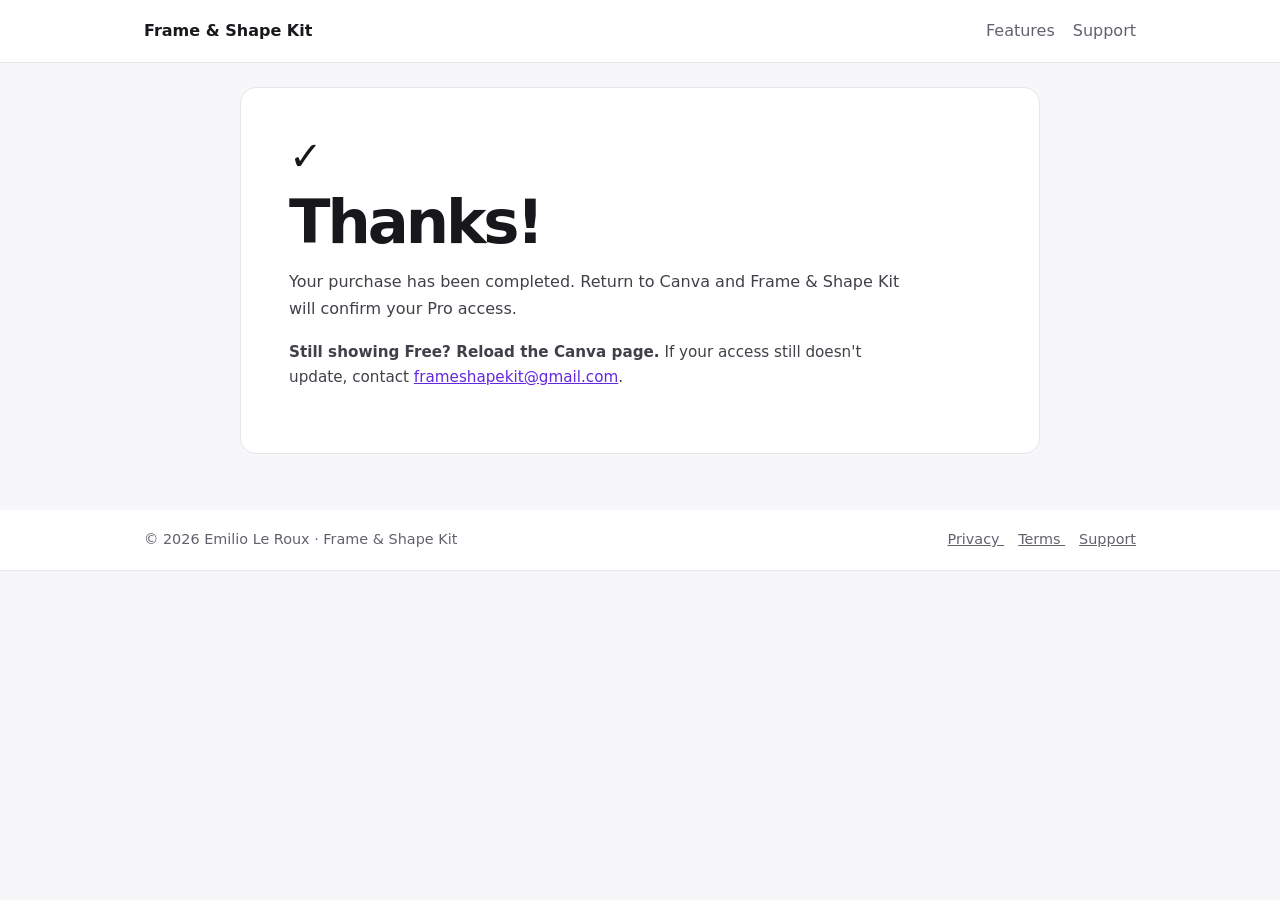
<file: frame-shape-kit/success/index.html>
<!doctype html>
<html lang="en">
<head>
  <meta charset="utf-8">
  <meta
    name="viewport"
    content="width=device-width,initial-scale=1"
  >

  <title>
    Purchase complete — Frame & Shape Kit
  </title>

  <meta
    name="description"
    content="Frame & Shape Kit for Canva"
  >

  <link
    rel="stylesheet"
    href="/assets/css/styles.css"
  >

  <style>
    .activation-status {
      margin-top: 24px;
    }

    .activation-status h1 {
      margin-bottom: 12px;
    }

    .activation-status p {
      max-width: 620px;
    }

    .status-note {
      margin-top: 18px;
      color: #666;
      font-size: 0.95rem;
    }

    .success-mark {
      font-size: 2.5rem;
      line-height: 1;
      margin-bottom: 16px;
    }
  </style>
</head>

<body>

  <header class="site-header">
    <nav class="nav">
      <a
        class="brand"
        href="/frame-shape-kit/"
      >
        Frame &amp; Shape Kit
      </a>

      <div class="nav-links">
        <a href="/frame-shape-kit/#features">
          Features
        </a>

        <a href="/frame-shape-kit/support/">
          Support
        </a>
      </div>
    </nav>
  </header>

  <main>
    <article class="document activation-status">

      <div
        id="success-mark"
        class="success-mark"
        hidden
      >
        ✓
      </div>

      <h1 id="title">
        Activating your Pro access…
      </h1>

      <p id="message">
        Your payment was successful. We're confirming your
        Frame &amp; Shape Kit Pro subscription.
      </p>

      <p
        id="note"
        class="status-note"
      >
        This usually takes only a moment.
      </p>

    </article>
  </main>

  <footer>
    <div class="footer">
      <span>
        © 2026 Emilio Le Roux · Frame &amp; Shape Kit
      </span>

      <span>
        <a href="/frame-shape-kit/privacy/">
          Privacy
        </a>

        <a href="/frame-shape-kit/terms/">
          Terms
        </a>

        <a href="/frame-shape-kit/support/">
          Support
        </a>
      </span>
    </div>
  </footer>

  <script>
    const CHECK_ACTIVATION_URL =
      "https://gxrwqwdikumyqkbxipao.supabase.co/functions/v1/check-stripe-activation";

    const title =
      document.getElementById("title");

    const message =
      document.getElementById("message");

    const note =
      document.getElementById("note");

    const successMark =
      document.getElementById("success-mark");

    const params =
      new URLSearchParams(
        window.location.search,
      );

    const stripeSessionId =
      params.get("stripe_session_id");

    const MAX_ATTEMPTS = 12;
    const POLL_INTERVAL = 1500;

    let attempts = 0;


    async function checkActivation() {
      if (!stripeSessionId) {
        showGenericSuccess();
        return;
      }

      attempts += 1;

      try {
        const response = await fetch(
          CHECK_ACTIVATION_URL,
          {
            method: "POST",

            headers: {
              "Content-Type":
                "application/json",
            },

            body: JSON.stringify({
              stripe_session_id:
                stripeSessionId,
            }),
          },
        );

        let data = null;

        try {
          data = await response.json();
        } catch {
          data = null;
        }

        if (!response.ok) {
          throw new Error(
            data?.error ||
            "Unable to confirm activation.",
          );
        }

        // --------------------------------------------------
        // Stripe payment is confirmed AND webhook has
        // activated Pro.
        // --------------------------------------------------

        if (
          data?.paid === true &&
          data?.active === true
        ) {
          showActivated(
            data.interval,
          );

          return;
        }

        // --------------------------------------------------
        // Stripe confirms payment, but the webhook may still
        // be processing.
        // --------------------------------------------------

        if (
          data?.paid === true &&
          data?.active === false
        ) {
          if (attempts < MAX_ATTEMPTS) {
            setTimeout(
              checkActivation,
              POLL_INTERVAL,
            );

            return;
          }

          showDelayedActivation();
          return;
        }

        // --------------------------------------------------
        // Checkout exists but Stripe does not yet consider
        // payment complete.
        // --------------------------------------------------

        if (data?.paid === false) {
          if (attempts < MAX_ATTEMPTS) {
            setTimeout(
              checkActivation,
              POLL_INTERVAL,
            );

            return;
          }

          showGenericSuccess();
          return;
        }

        showGenericSuccess();

      } catch (error) {
        console.error(
          "Activation check failed:",
          error,
        );

        /*
         * A temporary network/API failure should never make
         * a paying customer think their purchase failed.
         */
        if (attempts < MAX_ATTEMPTS) {
          setTimeout(
            checkActivation,
            POLL_INTERVAL,
          );

          return;
        }

        showDelayedActivation();
      }
    }


    function showActivated(interval) {
      successMark.hidden = false;

      title.textContent =
        "You're Pro!";

      message.textContent =
        "Your Frame & Shape Kit Pro subscription is active. Return to Canva to continue with unlimited geometry operations.";

      if (interval === "year") {
        note.textContent =
          "Your annual Pro subscription is active.";
      } else if (interval === "month") {
        note.textContent =
          "Your monthly Pro subscription is active.";
      } else {
        note.textContent =
          "You can now return to Frame & Shape Kit in Canva.";
      }

      cleanUrl();
    }


    function showDelayedActivation() {
      successMark.hidden = false;

      title.textContent =
        "Payment complete";

      message.textContent =
        "Your purchase was successful. Pro activation is taking a little longer than expected.";

      note.innerHTML =
        'Return to Canva in a moment. If Pro access does not appear, contact <a href="mailto:frameshapekit@gmail.com">frameshapekit@gmail.com</a>.';

      cleanUrl();
    }


    function showGenericSuccess() {
      successMark.hidden = false;

      title.textContent =
        "Thanks!";

      message.textContent =
        "Your purchase has been completed. Return to Canva and Frame & Shape Kit will confirm your Pro access.";

      note.innerHTML =
        '<b>Still showing Free? Reload the Canva page.</b> If your access still doesn\'t update, contact <a href="mailto:frameshapekit@gmail.com">frameshapekit@gmail.com</a>.';

      cleanUrl();
    }


    function cleanUrl() {
      /*
       * Remove the Stripe Checkout Session ID from the
       * visible browser URL/history once we no longer need it.
       */
      window.history.replaceState(
        {},
        document.title,
        window.location.pathname,
      );
    }


    checkActivation();
  </script>

</body>
</html>
</file>
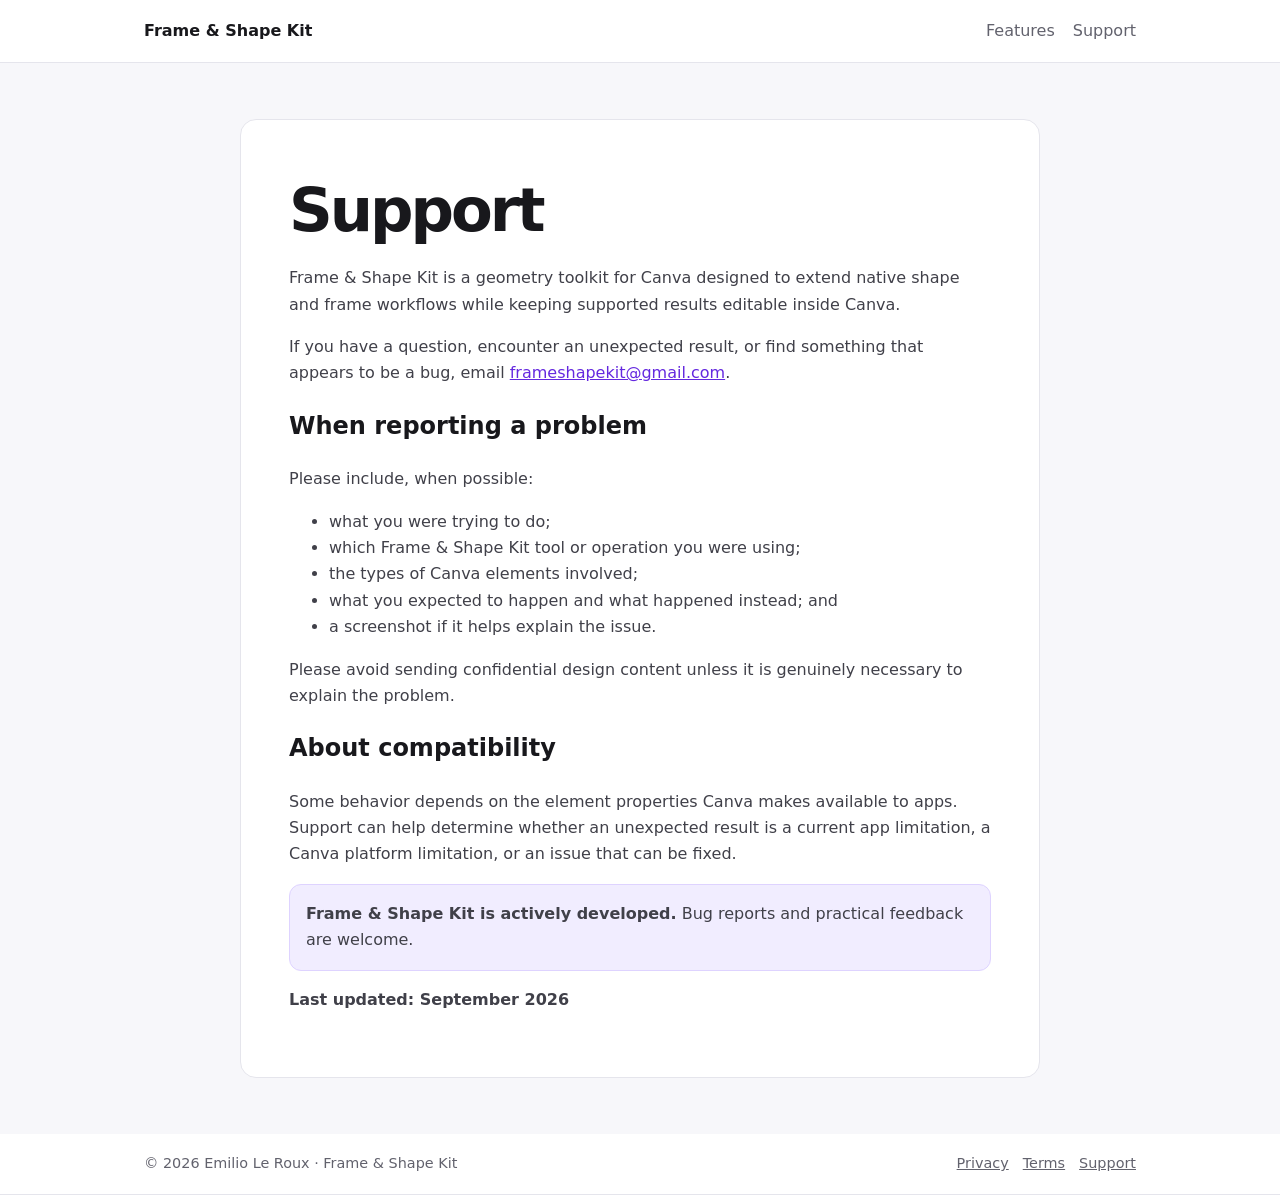
<file: frame-shape-kit/support/index.html>
<!doctype html><html lang="en"><head><meta charset="utf-8"><meta name="viewport" content="width=device-width,initial-scale=1"><title>Support — Frame & Shape Kit</title><meta name="description" content="Frame & Shape Kit for Canva"><link rel="stylesheet" href="/assets/css/styles.css"></head><body><header class="site-header"><nav class="nav"><a class="brand" href="/frame-shape-kit/">Frame &amp; Shape Kit</a><div class="nav-links"><a href="/frame-shape-kit/#features">Features</a><a href="/frame-shape-kit/support/">Support</a></div></nav></header><main><article class="document"><h1>Support</h1><p>Frame &amp; Shape Kit is a geometry toolkit for Canva designed to extend native shape and frame workflows while keeping supported results editable inside Canva.</p><p>If you have a question, encounter an unexpected result, or find something that appears to be a bug, email <a href="mailto:frameshapekit@gmail.com">frameshapekit@gmail.com</a>.</p><h2>When reporting a problem</h2><p>Please include, when possible:</p><ul><li>what you were trying to do;</li><li>which Frame &amp; Shape Kit tool or operation you were using;</li><li>the types of Canva elements involved;</li><li>what you expected to happen and what happened instead; and</li><li>a screenshot if it helps explain the issue.</li></ul><p>Please avoid sending confidential design content unless it is genuinely necessary to explain the problem.</p><h2>About compatibility</h2><p>Some behavior depends on the element properties Canva makes available to apps. Support can help determine whether an unexpected result is a current app limitation, a Canva platform limitation, or an issue that can be fixed.</p><p class="note"><strong>Frame &amp; Shape Kit is actively developed.</strong> Bug reports and practical feedback are welcome.</p><p><strong>Last updated: September 2026</strong></p></article></main><footer><div class="footer"><span>© 2026 Emilio Le Roux · Frame &amp; Shape Kit</span><span><a href="/frame-shape-kit/privacy/">Privacy</a><a href="/frame-shape-kit/terms/">Terms</a><a href="/frame-shape-kit/support/">Support</a></span></div></footer></body></html>
</file>
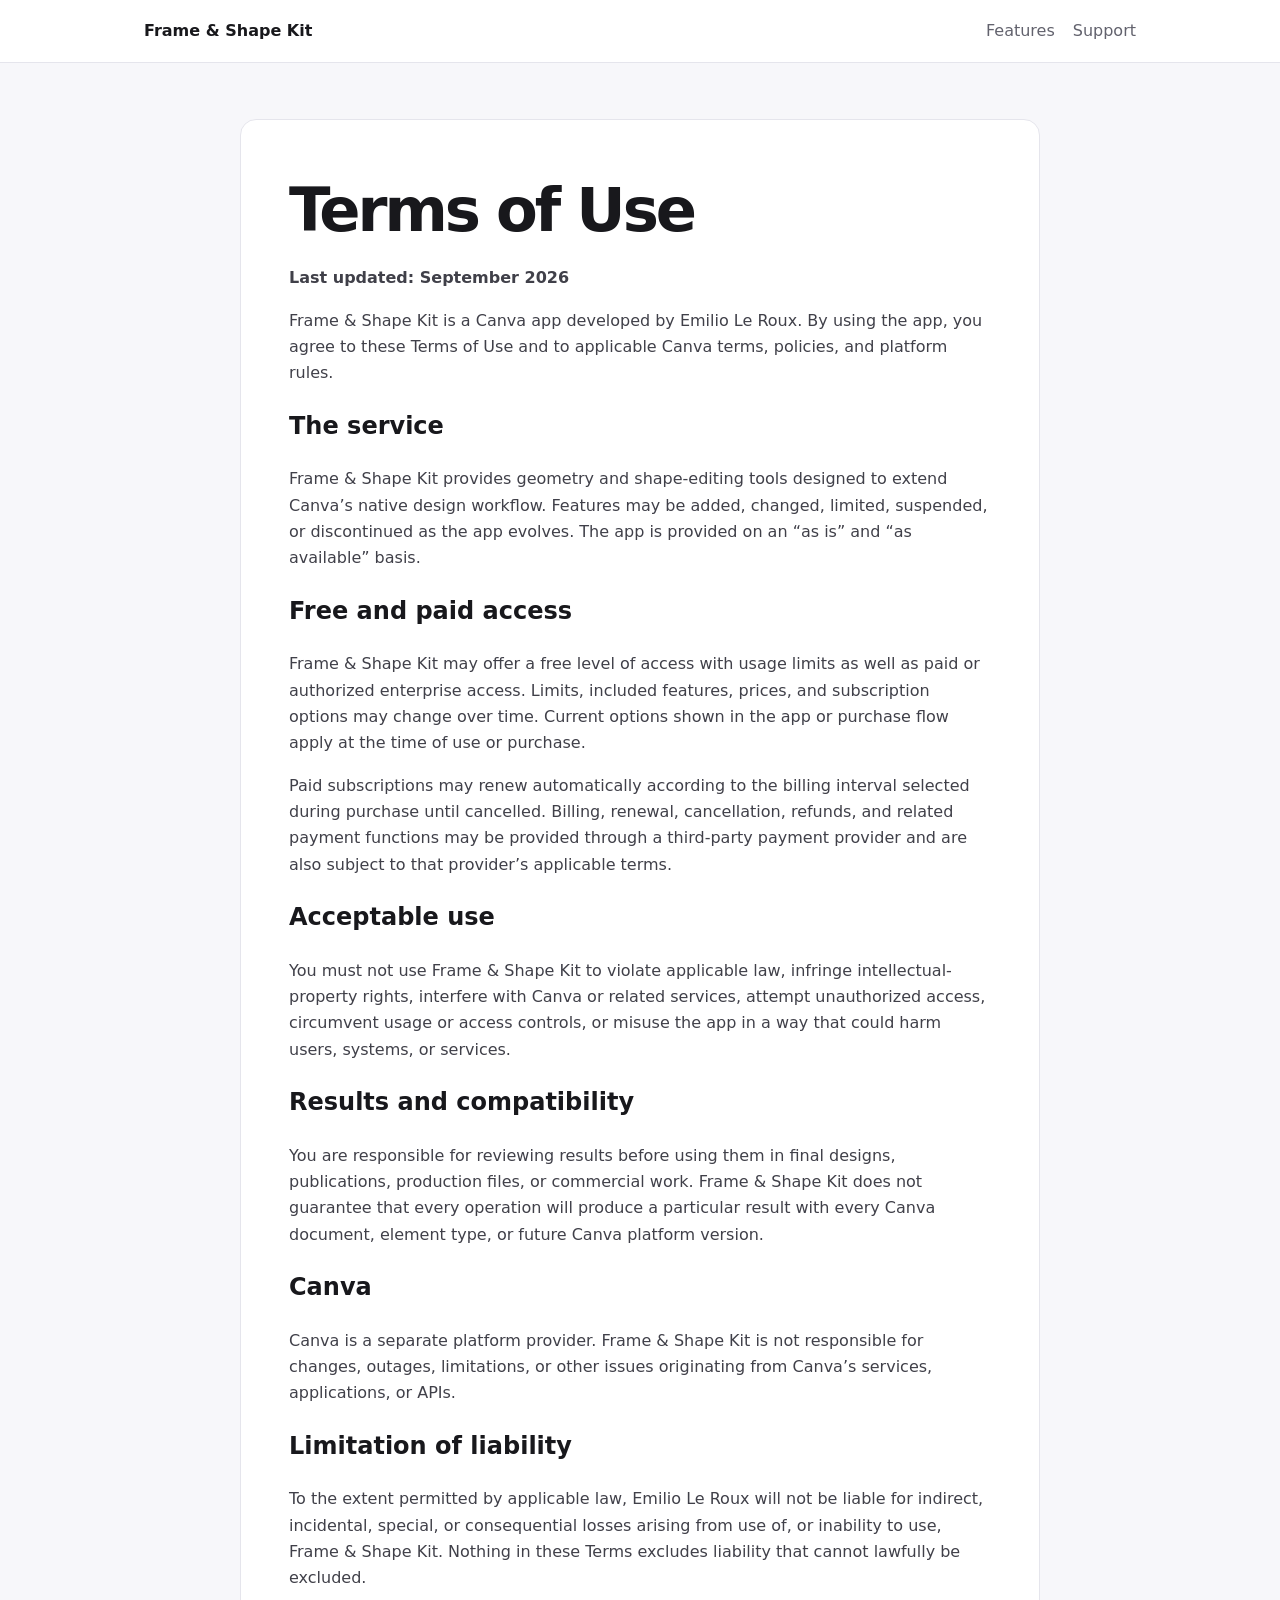
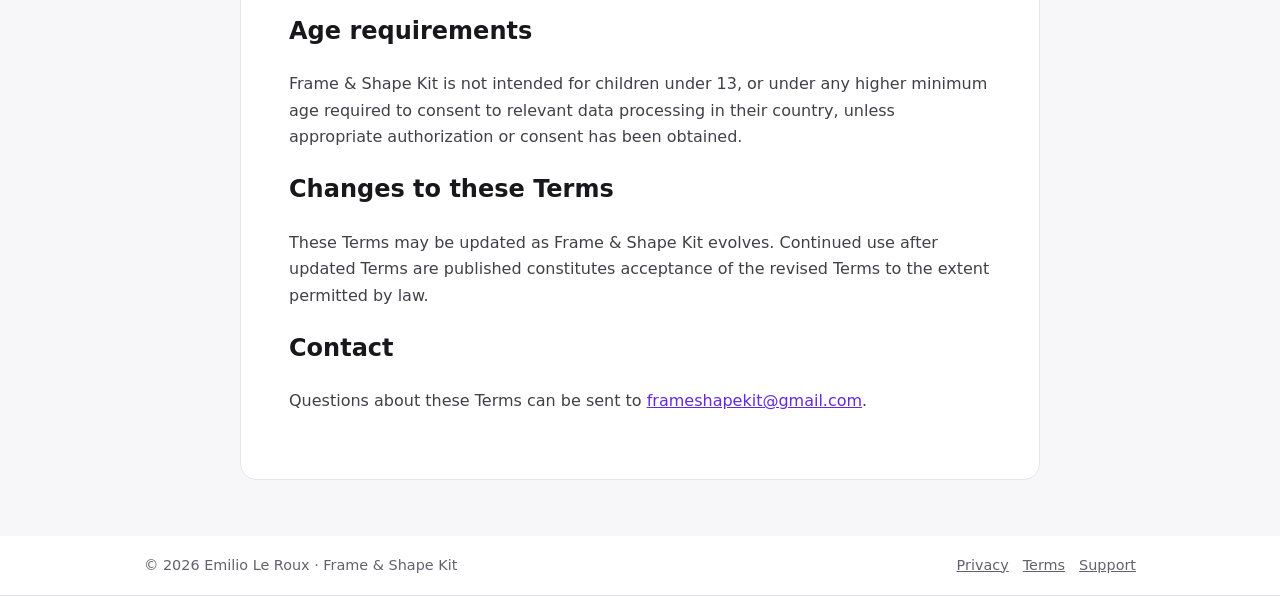
<file: frame-shape-kit/terms/index.html>
<!doctype html><html lang="en"><head><meta charset="utf-8"><meta name="viewport" content="width=device-width,initial-scale=1"><title>Terms of Use — Frame & Shape Kit</title><meta name="description" content="Frame & Shape Kit for Canva"><link rel="stylesheet" href="/assets/css/styles.css"></head><body><header class="site-header"><nav class="nav"><a class="brand" href="/frame-shape-kit/">Frame &amp; Shape Kit</a><div class="nav-links"><a href="/frame-shape-kit/#features">Features</a><a href="/frame-shape-kit/support/">Support</a></div></nav></header><main><article class="document"><h1>Terms of Use</h1><p><strong>Last updated: September 2026</strong></p><p>Frame &amp; Shape Kit is a Canva app developed by Emilio Le Roux. By using the app, you agree to these Terms of Use and to applicable Canva terms, policies, and platform rules.</p><h2>The service</h2><p>Frame &amp; Shape Kit provides geometry and shape-editing tools designed to extend Canva’s native design workflow. Features may be added, changed, limited, suspended, or discontinued as the app evolves. The app is provided on an “as is” and “as available” basis.</p><h2>Free and paid access</h2><p>Frame &amp; Shape Kit may offer a free level of access with usage limits as well as paid or authorized enterprise access. Limits, included features, prices, and subscription options may change over time. Current options shown in the app or purchase flow apply at the time of use or purchase.</p><p>Paid subscriptions may renew automatically according to the billing interval selected during purchase until cancelled. Billing, renewal, cancellation, refunds, and related payment functions may be provided through a third-party payment provider and are also subject to that provider’s applicable terms.</p><h2>Acceptable use</h2><p>You must not use Frame &amp; Shape Kit to violate applicable law, infringe intellectual-property rights, interfere with Canva or related services, attempt unauthorized access, circumvent usage or access controls, or misuse the app in a way that could harm users, systems, or services.</p><h2>Results and compatibility</h2><p>You are responsible for reviewing results before using them in final designs, publications, production files, or commercial work. Frame &amp; Shape Kit does not guarantee that every operation will produce a particular result with every Canva document, element type, or future Canva platform version.</p><h2>Canva</h2><p>Canva is a separate platform provider. Frame &amp; Shape Kit is not responsible for changes, outages, limitations, or other issues originating from Canva’s services, applications, or APIs.</p><h2>Limitation of liability</h2><p>To the extent permitted by applicable law, Emilio Le Roux will not be liable for indirect, incidental, special, or consequential losses arising from use of, or inability to use, Frame &amp; Shape Kit. Nothing in these Terms excludes liability that cannot lawfully be excluded.</p><h2>Age requirements</h2><p>Frame &amp; Shape Kit is not intended for children under 13, or under any higher minimum age required to consent to relevant data processing in their country, unless appropriate authorization or consent has been obtained.</p><h2>Changes to these Terms</h2><p>These Terms may be updated as Frame &amp; Shape Kit evolves. Continued use after updated Terms are published constitutes acceptance of the revised Terms to the extent permitted by law.</p><h2>Contact</h2><p>Questions about these Terms can be sent to <a href="mailto:frameshapekit@gmail.com">frameshapekit@gmail.com</a>.</p></article></main><footer><div class="footer"><span>© 2026 Emilio Le Roux · Frame &amp; Shape Kit</span><span><a href="/frame-shape-kit/privacy/">Privacy</a><a href="/frame-shape-kit/terms/">Terms</a><a href="/frame-shape-kit/support/">Support</a></span></div></footer></body></html>
</file>
<file: assets/css/styles.css>
* {
    box-sizing: border-box
}

body {
    margin: 0;
    font-family: Inter, system-ui, sans-serif;
    color: #18181c;
    background: #f7f7fa;
    line-height: 1.65
}

a {
    color: #6428df
}

.nav,
.footer {
    max-width: 1040px;
    margin: auto;
    padding: 18px 24px;
    display: flex;
    justify-content: space-between;
    gap: 18px;
    flex-wrap: wrap
}

.site-header,
footer {
    background: #fff;
    border-bottom: 1px solid #e5e5ec
}

.brand {
    font-weight: 800;
    color: #18181c;
    text-decoration: none
}

.nav-links {
    display: flex;
    gap: 18px
}

.nav-links a {
    color: #62626d;
    text-decoration: none
}

.hero,
.section {
    max-width: 1040px;
    margin: auto;
    padding: 80px 24px
}

.section {
    padding-top: 24px
}

.eyebrow {
    color: #6428df;
    font-weight: 800;
    text-transform: uppercase;
    font-size: .82rem
}

h1 {
    font-size: clamp(2.6rem, 7vw, 5rem);
    line-height: 1;
    letter-spacing: -.05em;
    margin: 12px 0 24px
}

.hero p {
    max-width: 740px;
    font-size: 1.2rem;
    color: #62626d
}

.grid {
    display: grid;
    grid-template-columns: repeat(3, 1fr);
    gap: 16px
}

.card,
.document {
    background: #fff;
    border: 1px solid #e5e5ec;
    border-radius: 16px;
    padding: 24px
}

.document {
    max-width: 800px;
    margin: 56px auto;
    padding: 48px
}

.document h1 {
    font-size: clamp(2.3rem, 5vw, 3.8rem)
}

.document p,
.document li {
    color: #404049
}

.note {
    background: #f1edff;
    border: 1px solid #ded3ff;
    border-radius: 12px;
    padding: 16px
}

.button {
    display: inline-block;
    background: #7c3cff;
    color: #fff;
    text-decoration: none;
    font-weight: 750;
    padding: 12px 18px;
    border-radius: 10px;
    margin: 12px 8px 0 0
}

.button.secondary {
    background: #fff;
    color: #18181c;
    border: 1px solid #e5e5ec
}

.footer {
    color: #62626d;
    font-size: .9rem
}

.footer a {
    margin-left: 14px;
    color: #62626d
}

@media(max-width:760px) {
    .grid {
        grid-template-columns: 1fr
    }

    .document {
        margin: 20px 14px;
        padding: 26px 20px
    }
}

.pricing-card {
    position: relative;
    padding-top: 30px;
}

.pricing-card-pro {
    border: 2px solid #7c3cff;
    background: #f7f3ff;
}

.plan-label {
    display: inline-block;
    background: #7c3cff;
    color: #fff;
    font-size: .7rem;
    font-weight: 800;
    letter-spacing: .06em;
    padding: 4px 9px;
    border-radius: 999px;
    margin-bottom: 8px;
}

.price {
    color: #18181c;
    font-size: 2rem;
    line-height: 1.1;
    font-weight: 800;
    letter-spacing: -.03em;
    margin: 16px 0 4px;
}

.price span {
    font-size: 1rem;
    font-weight: 600;
    color: #62626d;
    letter-spacing: 0;
}

.price-custom {
    font-size: 1.55rem;
}

.yearly-price {
    color: #6428df;
    font-weight: 700;
    margin-top: 6px;
}

.plan-feature {
    margin-top: 24px;
}
</file>
